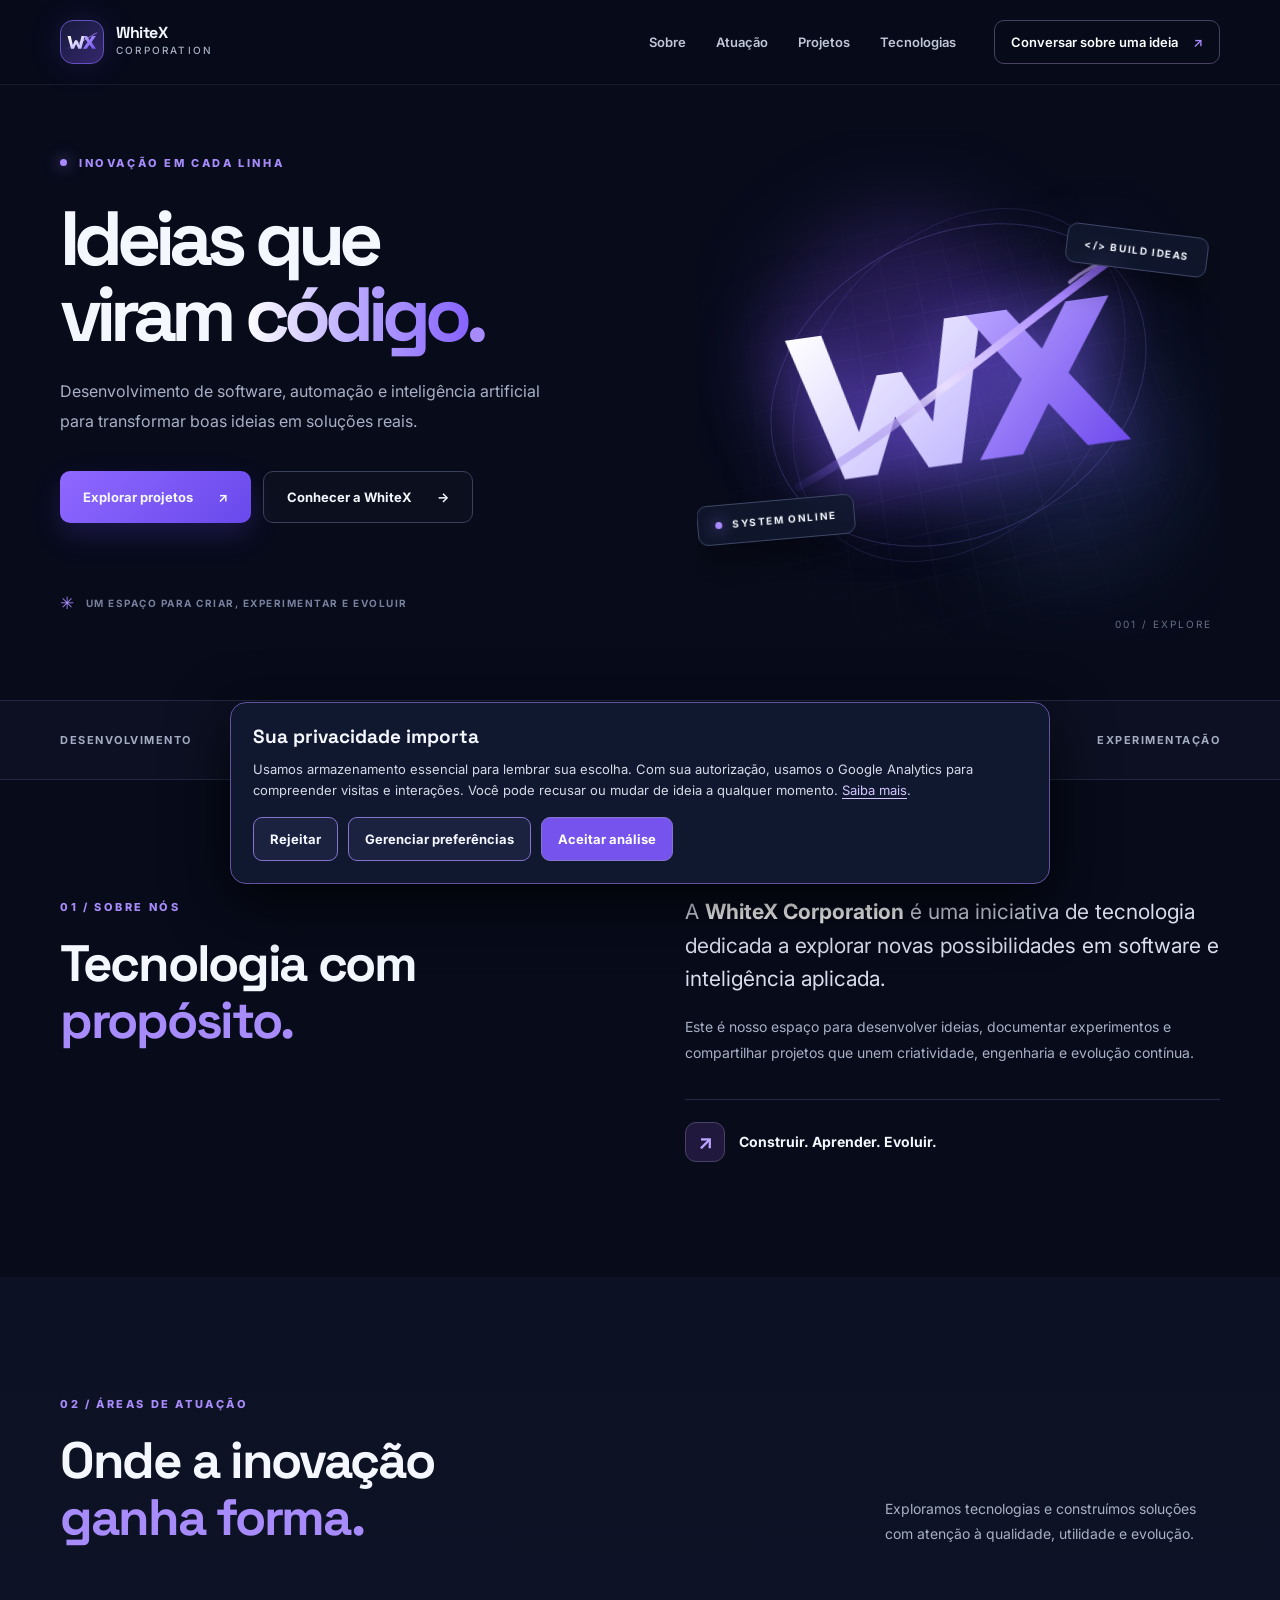
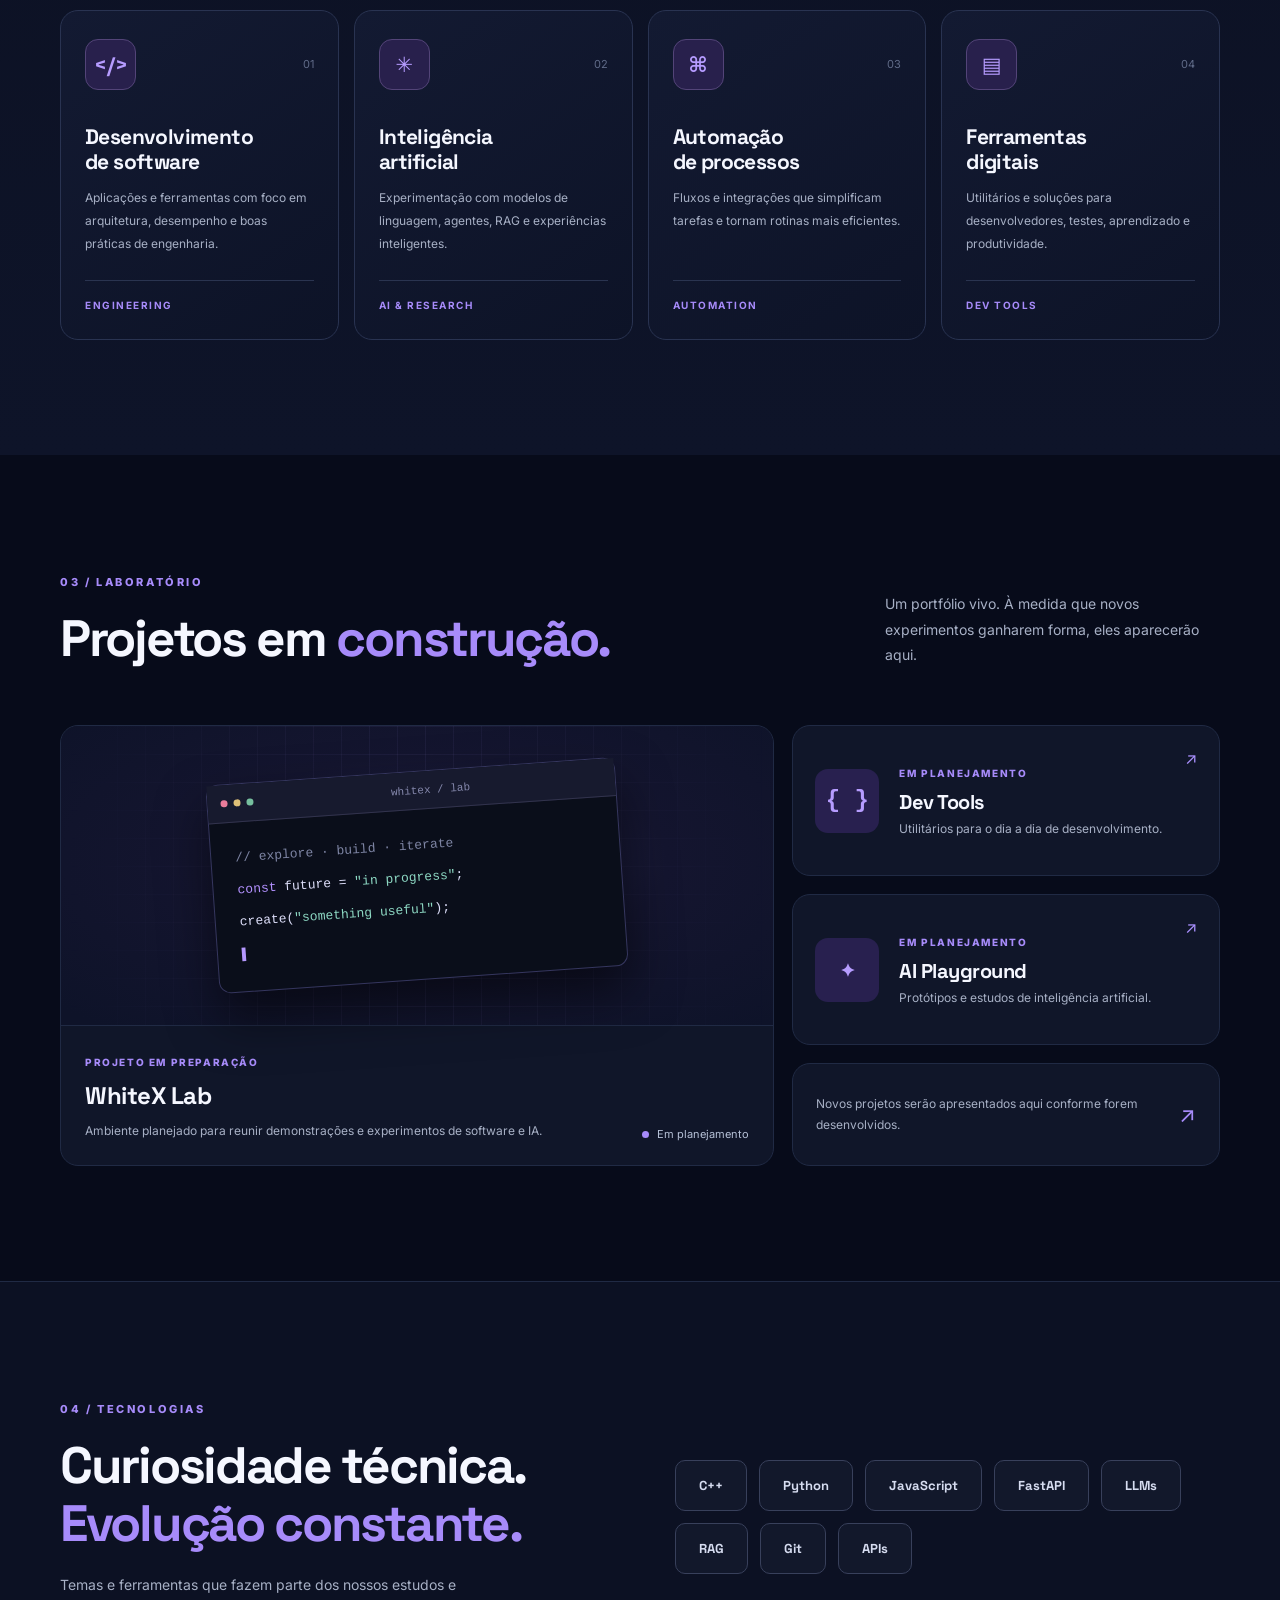
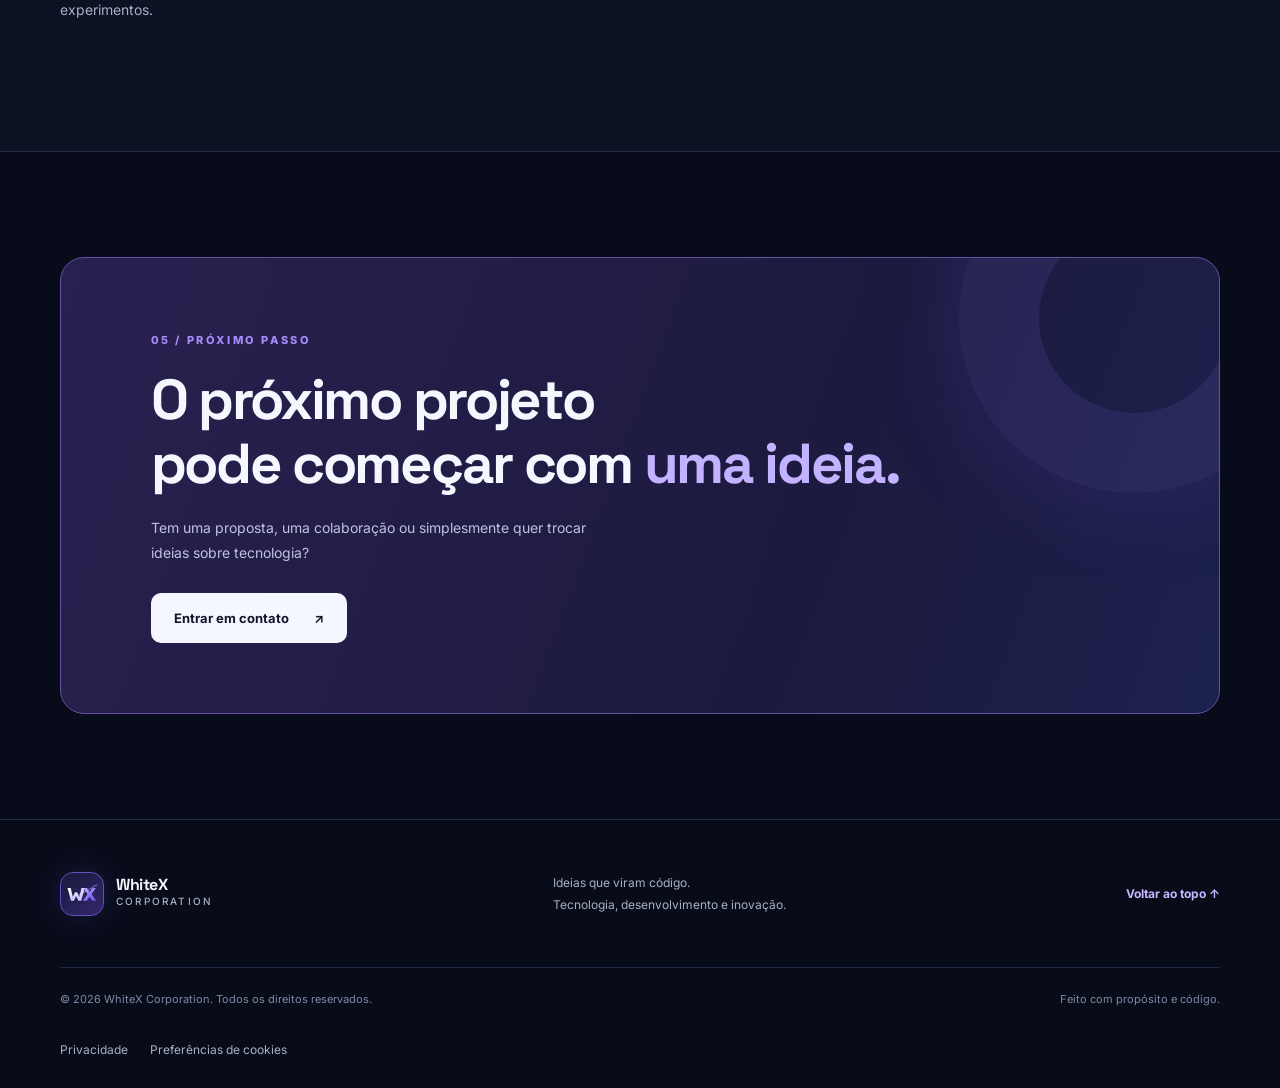
<file: index.html>
<!doctype html>
<html lang="pt-BR">
<head>
  <meta charset="utf-8" />
  <meta name="viewport" content="width=device-width, initial-scale=1" />
  <meta name="theme-color" content="#070B1A" />
  <meta name="description" content="WhiteX Corporation: desenvolvimento de software, automação e inteligência artificial. Ideias que viram código." />
  <title>WhiteX Corporation | Ideias que viram código</title>
  <link rel="canonical" href="https://whitexcorporation.com.br/" />
  <meta name="robots" content="index, follow" />
  <meta property="og:type" content="website" />
  <meta property="og:locale" content="pt_BR" />
  <meta property="og:site_name" content="WhiteX Corporation" />
  <meta property="og:title" content="WhiteX Corporation | Ideias que viram código" />
  <meta property="og:description" content="WhiteX Corporation: desenvolvimento de software, automação e inteligência artificial. Ideias que viram código." />
  <meta property="og:url" content="https://whitexcorporation.com.br/" />
  <meta name="twitter:card" content="summary" />
  <meta name="twitter:title" content="WhiteX Corporation | Ideias que viram código" />
  <meta name="twitter:description" content="WhiteX Corporation: desenvolvimento de software, automação e inteligência artificial. Ideias que viram código." />
  <script type="application/ld+json">
  {
    "@context": "https://schema.org",
    "@type": "Organization",
    "name": "WhiteX Corporation",
    "url": "https://whitexcorporation.com.br/",
    "logo": "https://whitexcorporation.com.br/assets/logo-wx.svg",
    "email": "contato@whitexcorporation.com.br",
    "description": "WhiteX Corporation: desenvolvimento de software, automação e inteligência artificial. Ideias que viram código."
  }
  </script>
  <link rel="icon" href="assets/favicon.svg" type="image/svg+xml" />
  <link rel="preconnect" href="https://fonts.googleapis.com" />
  <link rel="preconnect" href="https://fonts.gstatic.com" crossorigin />
  <link href="https://fonts.googleapis.com/css2?family=Inter:wght@400;500;600;700;800&family=Space+Grotesk:wght@400;500;600;700&display=swap" rel="stylesheet" />
  <link rel="stylesheet" href="style.css?v=3.4.0" />
  <script src="script.js?v=3.1.1" defer></script>
  <script src="analytics-consent.js?v=1.0.0" defer></script>
</head>
<body>
  <div id="topo" aria-hidden="true"></div>
  <a class="skip-link" href="#conteudo">Ir para o conteúdo</a>
  <header class="header" id="inicio">
    <div class="container nav">
      <a href="#inicio" class="brand" aria-label="WhiteX Corporation, página inicial"><span class="brand-mark" aria-hidden="true"><img src="assets/logo-wx.svg" alt="" width="44" height="34" /></span><span class="brand-text">WhiteX<span>Corporation</span></span></a>
      <button class="menu-toggle" aria-controls="main-nav" aria-expanded="false" aria-label="Abrir menu"><span></span><span></span><span></span></button>
      <nav id="main-nav" class="main-nav" aria-label="Navegação principal">
        <a href="#sobre">Sobre</a><a href="#areas">Atuação</a><a href="#projetos">Projetos</a><a href="#tecnologias">Tecnologias</a><a href="#contato" class="nav-cta">Conversar sobre uma ideia <span aria-hidden="true">↗</span></a>
      </nav>
    </div>
  </header>
  <main id="conteudo" tabindex="-1">
    <section class="hero container" aria-labelledby="hero-title">
      <div class="hero-copy">
        <div class="eyebrow"><span class="status-dot" aria-hidden="true"></span> INOVAÇÃO EM CADA LINHA</div>
        <h1 id="hero-title">Ideias que<br />viram <span class="gradient-text">código<span class="period">.</span></span></h1>
        <p>Desenvolvimento de software, automação e inteligência artificial para transformar boas ideias em soluções reais.</p>
        <div class="hero-actions"><a class="btn btn-primary" href="#projetos">Explorar projetos <span aria-hidden="true">↗</span></a><a class="btn btn-outline" href="#sobre">Conhecer a WhiteX <span aria-hidden="true">→</span></a></div>
        <div class="hero-bottom"><span class="sparkle">✳</span> UM ESPAÇO PARA CRIAR, EXPERIMENTAR E EVOLUIR</div>
      </div>
      <div class="hero-visual" aria-hidden="true"><div class="orb orb-one"></div><div class="orb orb-two"></div><div class="glow-grid"></div><div class="orbit orbit-a"></div><div class="orbit orbit-b"></div><div class="hero-symbol"><img src="assets/logo-wx.svg" alt="" width="340" height="240" decoding="sync" fetchpriority="high" /></div><div class="float-label float-top">&lt;/&gt; BUILD IDEAS</div><div class="float-label float-bottom"><span class="pulse"></span> SYSTEM ONLINE</div><div class="corner-label">001 / EXPLORE</div></div>
    </section>
    <section class="strip"><div class="container strip-inner"><span>DESENVOLVIMENTO</span><span class="strip-star">✳</span><span>INTELIGÊNCIA ARTIFICIAL</span><span class="strip-star">✳</span><span>AUTOMAÇÃO</span><span class="strip-star">✳</span><span>EXPERIMENTAÇÃO</span></div></section>
    <section id="sobre" class="section container about"><div class="section-heading"><span class="kicker">01 / SOBRE NÓS</span><h2>Tecnologia com <span class="soft-purple">propósito.</span></h2></div><div class="about-content"><p class="large-copy">A <strong>WhiteX Corporation</strong> é uma iniciativa de tecnologia dedicada a explorar novas possibilidades em software e inteligência aplicada.</p><p>Este é nosso espaço para desenvolver ideias, documentar experimentos e compartilhar projetos que unem criatividade, engenharia e evolução contínua.</p><div class="statement"><span class="statement-icon">↗</span><span>Construir. Aprender. Evoluir.</span></div></div></section>
    <section id="areas" class="section section-tinted"><div class="container"><div class="section-top"><div><span class="kicker">02 / ÁREAS DE ATUAÇÃO</span><h2>Onde a inovação<br /><span class="soft-purple">ganha forma.</span></h2></div><p>Exploramos tecnologias e construímos soluções com atenção à qualidade, utilidade e evolução.</p></div><div class="cards"><article class="service-card"><div class="card-top"><span class="card-icon">&lt;/&gt;</span><span class="card-count">01</span></div><h3>Desenvolvimento<br />de software</h3><p>Aplicações e ferramentas com foco em arquitetura, desempenho e boas práticas de engenharia.</p><div class="card-line"></div><span class="card-tag">ENGINEERING</span></article><article class="service-card"><div class="card-top"><span class="card-icon">✳</span><span class="card-count">02</span></div><h3>Inteligência<br />artificial</h3><p>Experimentação com modelos de linguagem, agentes, RAG e experiências inteligentes.</p><div class="card-line"></div><span class="card-tag">AI & RESEARCH</span></article><article class="service-card"><div class="card-top"><span class="card-icon">⌘</span><span class="card-count">03</span></div><h3>Automação<br />de processos</h3><p>Fluxos e integrações que simplificam tarefas e tornam rotinas mais eficientes.</p><div class="card-line"></div><span class="card-tag">AUTOMATION</span></article><article class="service-card"><div class="card-top"><span class="card-icon">▤</span><span class="card-count">04</span></div><h3>Ferramentas<br />digitais</h3><p>Utilitários e soluções para desenvolvedores, testes, aprendizado e produtividade.</p><div class="card-line"></div><span class="card-tag">DEV TOOLS</span></article></div></div></section>
    <section id="projetos" class="section container projects"><div class="section-top"><div><span class="kicker">03 / LABORATÓRIO</span><h2>Projetos em <span class="soft-purple">construção.</span></h2></div><p>Um portfólio vivo. À medida que novos experimentos ganharem forma, eles aparecerão aqui.</p></div><div class="project-grid"><article class="project-feature"><div class="project-graphic"><div class="terminal"><div class="terminal-head"><i></i><i></i><i></i><span>whitex / lab</span></div><div class="terminal-body"><span class="terminal-comment">// explore · build · iterate</span><span><span class="terminal-purple">const</span> future = <span class="terminal-green">"in progress"</span>;</span><span>create(<span class="terminal-green">"something useful"</span>);</span><span class="terminal-cursor">▌</span></div></div></div><div class="project-info"><div><span class="project-type">PROJETO EM PREPARAÇÃO</span><h3>WhiteX Lab</h3><p>Ambiente planejado para reunir demonstrações e experimentos de software e IA.</p></div><span class="project-status"><span></span> Em planejamento</span></div></article><div class="project-side"><div class="mini-project"><span class="mini-icon">{ }</span><div><span class="project-type">EM PLANEJAMENTO</span><h3>Dev Tools</h3><p>Utilitários para o dia a dia de desenvolvimento.</p></div><span class="mini-arrow">↗</span></div><div class="mini-project"><span class="mini-icon">✦</span><div><span class="project-type">EM PLANEJAMENTO</span><h3>AI Playground</h3><p>Protótipos e estudos de inteligência artificial.</p></div><span class="mini-arrow">↗</span></div><div class="mini-note">Novos projetos serão apresentados aqui conforme forem desenvolvidos. <span>↗</span></div></div></div></section>
    <section id="tecnologias" class="section technologies"><div class="container technologies-inner"><div><span class="kicker">04 / TECNOLOGIAS</span><h2>Curiosidade técnica.<br /><span class="soft-purple">Evolução constante.</span></h2><p>Temas e ferramentas que fazem parte dos nossos estudos e experimentos.</p></div><div class="tech-tags"><span>C++</span><span>Python</span><span>JavaScript</span><span>FastAPI</span><span>LLMs</span><span>RAG</span><span>Git</span><span>APIs</span></div></div></section>
    <section id="contato" class="section container contact"><div class="contact-panel"><div class="contact-orb"></div><span class="kicker">05 / PRÓXIMO PASSO</span><h2>O próximo projeto<br />pode começar com <span>uma ideia.</span></h2><p>Tem uma proposta, uma colaboração ou simplesmente quer trocar ideias sobre tecnologia?</p><a class="btn btn-light" href="mailto:contato@whitexcorporation.com.br?subject=Contato%20via%20WhiteX%20Corporation">Entrar em contato <span aria-hidden="true">↗</span></a></div></section>
  </main>
  <footer class="footer"><div class="container footer-main"><a href="#inicio" class="brand"><span class="brand-mark" aria-hidden="true"><img src="assets/logo-wx.svg" alt="" width="44" height="34" loading="lazy" decoding="async" /></span><span class="brand-text">WhiteX<span>Corporation</span></span></a><p>Ideias que viram código.<br />Tecnologia, desenvolvimento e inovação.</p><a href="#topo" class="back-top">Voltar ao topo ↑</a></div><div class="container footer-bottom"><span>© <span id="year">2026</span> WhiteX Corporation. Todos os direitos reservados.</span><span>Feito com propósito e código.</span></div><div class="container privacy-footer"><a href="privacidade.html">Privacidade</a><button id="cookie-open-settings" type="button">Preferências de cookies</button></div></footer>

  <section id="cookie-banner" class="cookie-banner" role="region" aria-label="Preferências de privacidade" hidden>
    <div class="cookie-content">
      <div class="cookie-heading">Sua privacidade importa</div>
      <p>Usamos armazenamento essencial para lembrar sua escolha. Com sua autorização, usamos o Google Analytics para compreender visitas e interações. Você pode recusar ou mudar de ideia a qualquer momento. <a href="privacidade.html">Saiba mais</a>.</p>
      <div class="cookie-actions">
        <button type="button" id="cookie-reject" class="cookie-button cookie-button-secondary">Rejeitar</button>
        <button type="button" id="cookie-manage" class="cookie-button cookie-button-secondary">Gerenciar preferências</button>
        <button type="button" id="cookie-accept" class="cookie-button cookie-button-primary">Aceitar análise</button>
      </div>
      <div id="cookie-preferences" class="cookie-preferences" hidden>
        <div class="cookie-heading">Preferências de cookies</div>
        <p>O armazenamento essencial guarda apenas a sua escolha de privacidade. A análise é opcional.</p>
        <label class="cookie-toggle"><input id="cookie-analytics-choice" type="checkbox" /> Permitir cookies analíticos</label>
        <div class="cookie-actions">
          <button type="button" id="cookie-cancel" class="cookie-button cookie-button-secondary">Cancelar</button>
          <button type="button" id="cookie-save" class="cookie-button cookie-button-primary">Salvar preferências</button>
        </div>
      </div>
    </div>
  </section>
  <div id="cookie-status" class="visually-hidden" role="status" aria-live="polite"></div>
</body>
</html>
</file>
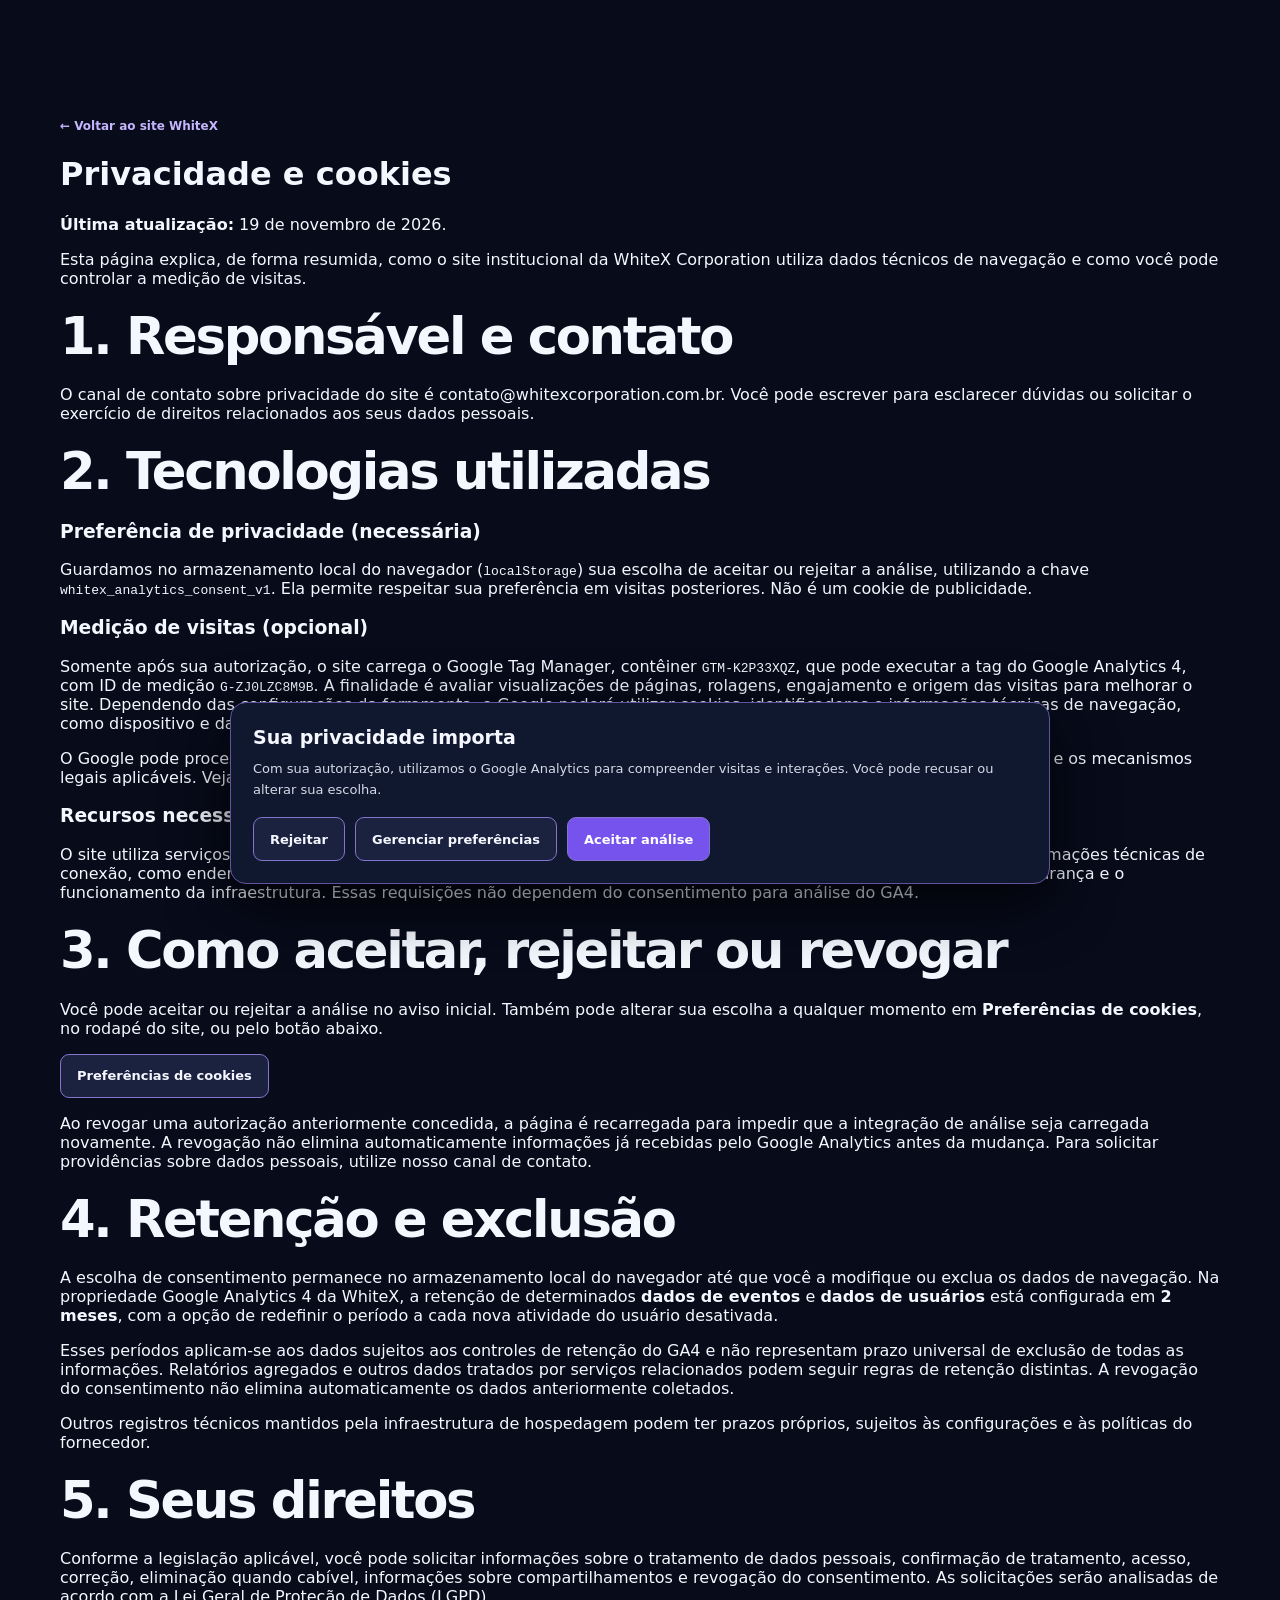
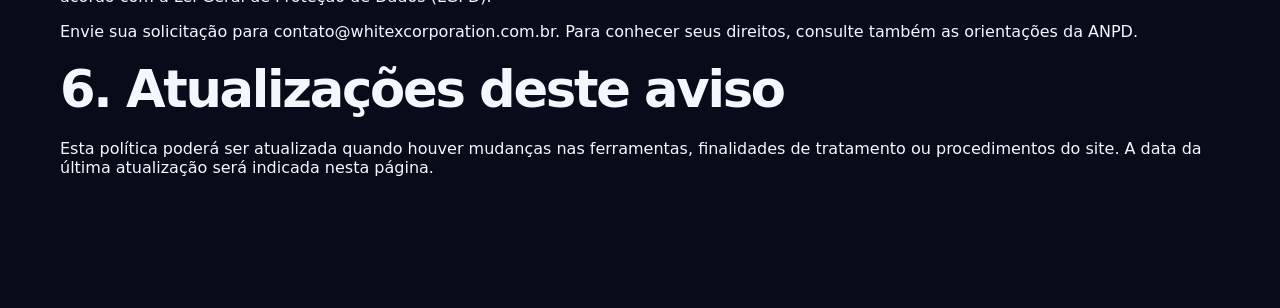
<file: privacidade.html>
<!doctype html>
<html lang="pt-BR">
<head>
  <meta charset="utf-8" />
  <meta name="viewport" content="width=device-width, initial-scale=1" />
  <meta name="theme-color" content="#070B1A" />
  <title>Privacidade | WhiteX Corporation</title>
  <meta name="description" content="Informações sobre o uso de dados e preferências de cookies no site da WhiteX Corporation." />
  <link rel="canonical" href="https://whitexcorporation.com.br/privacidade.html" />
  <link rel="icon" href="assets/favicon.svg" type="image/svg+xml" />
  <link rel="stylesheet" href="style.css?v=3.4.0" />
  <script src="analytics-consent.js?v=1.0.0" defer></script>
</head>
<body>
  <main id="conteudo" class="section container" tabindex="-1">
    <a class="back-top" href="./">← Voltar ao site WhiteX</a>
    <h1>Privacidade e cookies</h1>
    <p><strong>Última atualização:</strong> 19 de novembro de 2026.</p>
    <p>Esta página explica, de forma resumida, como o site institucional da WhiteX Corporation utiliza dados técnicos de navegação e como você pode controlar a medição de visitas.</p>

    <h2>1. Responsável e contato</h2>
    <p>O canal de contato sobre privacidade do site é <a href="mailto:contato@whitexcorporation.com.br">contato@whitexcorporation.com.br</a>. Você pode escrever para esclarecer dúvidas ou solicitar o exercício de direitos relacionados aos seus dados pessoais.</p>

    <h2>2. Tecnologias utilizadas</h2>
    <h3>Preferência de privacidade (necessária)</h3>
    <p>Guardamos no armazenamento local do navegador (<code>localStorage</code>) sua escolha de aceitar ou rejeitar a análise, utilizando a chave <code>whitex_analytics_consent_v1</code>. Ela permite respeitar sua preferência em visitas posteriores. Não é um cookie de publicidade.</p>
    <h3>Medição de visitas (opcional)</h3>
    <p>Somente após sua autorização, o site carrega o Google Tag Manager, contêiner <code>GTM-K2P33XQZ</code>, que pode executar a tag do Google Analytics 4, com ID de medição <code>G-ZJ0LZC8M9B</code>. A finalidade é avaliar visualizações de páginas, rolagens, engajamento e origem das visitas para melhorar o site. Dependendo das configurações da ferramenta, o Google poderá utilizar cookies, identificadores e informações técnicas de navegação, como dispositivo e dados aproximados de localização.</p>
    <p>O Google pode processar essas informações em sua própria infraestrutura, inclusive fora do Brasil, conforme suas políticas e os mecanismos legais aplicáveis. Veja a <a href="https://policies.google.com/privacy" rel="noopener noreferrer">Política de Privacidade do Google</a>.</p>
    <h3>Recursos necessários para exibir o site</h3>
    <p>O site utiliza serviços de hospedagem e carrega fontes disponibilizadas pelo Google Fonts. Ao acessar esses serviços, informações técnicas de conexão, como endereço IP, podem ser tratadas pelos respectivos fornecedores para entregar o conteúdo e manter a segurança e o funcionamento da infraestrutura. Essas requisições não dependem do consentimento para análise do GA4.</p>

    <h2>3. Como aceitar, rejeitar ou revogar</h2>
    <p>Você pode aceitar ou rejeitar a análise no aviso inicial. Também pode alterar sua escolha a qualquer momento em <strong>Preferências de cookies</strong>, no rodapé do site, ou pelo botão abaixo.</p>
    <button id="cookie-open-settings" class="cookie-button cookie-button-secondary" type="button">Preferências de cookies</button>
    <p>Ao revogar uma autorização anteriormente concedida, a página é recarregada para impedir que a integração de análise seja carregada novamente. A revogação não elimina automaticamente informações já recebidas pelo Google Analytics antes da mudança. Para solicitar providências sobre dados pessoais, utilize nosso canal de contato.</p>

    <h2>4. Retenção e exclusão</h2>
    <p>A escolha de consentimento permanece no armazenamento local do navegador até que você a modifique ou exclua os dados de navegação. Na propriedade Google Analytics 4 da WhiteX, a retenção de determinados <strong>dados de eventos</strong> e <strong>dados de usuários</strong> está configurada em <strong>2 meses</strong>, com a opção de redefinir o período a cada nova atividade do usuário desativada.</p>
    <p>Esses períodos aplicam-se aos dados sujeitos aos controles de retenção do GA4 e não representam prazo universal de exclusão de todas as informações. Relatórios agregados e outros dados tratados por serviços relacionados podem seguir regras de retenção distintas. A revogação do consentimento não elimina automaticamente os dados anteriormente coletados.</p>
    <p>Outros registros técnicos mantidos pela infraestrutura de hospedagem podem ter prazos próprios, sujeitos às configurações e às políticas do fornecedor.</p>

    <h2>5. Seus direitos</h2>
    <p>Conforme a legislação aplicável, você pode solicitar informações sobre o tratamento de dados pessoais, confirmação de tratamento, acesso, correção, eliminação quando cabível, informações sobre compartilhamentos e revogação do consentimento. As solicitações serão analisadas de acordo com a Lei Geral de Proteção de Dados (LGPD).</p>
    <p>Envie sua solicitação para <a href="mailto:contato@whitexcorporation.com.br">contato@whitexcorporation.com.br</a>. Para conhecer seus direitos, consulte também as <a href="https://www.gov.br/anpd/pt-br/assuntos/titular-de-dados/direito-dos-titulares" rel="noopener noreferrer">orientações da ANPD</a>.</p>

    <h2>6. Atualizações deste aviso</h2>
    <p>Esta política poderá ser atualizada quando houver mudanças nas ferramentas, finalidades de tratamento ou procedimentos do site. A data da última atualização será indicada nesta página.</p>
  </main>
  <section id="cookie-banner" class="cookie-banner" role="region" aria-label="Preferências de privacidade" hidden>
    <div class="cookie-content">
      <div class="cookie-heading">Sua privacidade importa</div>
      <p>Com sua autorização, utilizamos o Google Analytics para compreender visitas e interações. Você pode recusar ou alterar sua escolha.</p>
      <div class="cookie-actions">
        <button type="button" id="cookie-reject" class="cookie-button cookie-button-secondary">Rejeitar</button>
        <button type="button" id="cookie-manage" class="cookie-button cookie-button-secondary">Gerenciar preferências</button>
        <button type="button" id="cookie-accept" class="cookie-button cookie-button-primary">Aceitar análise</button>
      </div>
      <div id="cookie-preferences" class="cookie-preferences" hidden>
        <div class="cookie-heading">Preferências de cookies</div>
        <p>O armazenamento da preferência é necessário para lembrar sua escolha. A análise de visitas é opcional.</p>
        <label class="cookie-toggle"><input id="cookie-analytics-choice" type="checkbox" /> Permitir cookies analíticos</label>
        <div class="cookie-actions">
          <button type="button" id="cookie-cancel" class="cookie-button cookie-button-secondary">Cancelar</button>
          <button type="button" id="cookie-save" class="cookie-button cookie-button-primary">Salvar preferências</button>
        </div>
      </div>
    </div>
  </section>
  <div id="cookie-status" class="visually-hidden" role="status" aria-live="polite"></div>
</body>
</html>
</file>
<file: style.css>
:root{--bg:#070B1A;--bg2:#0D1328;--accent:#7C5CFF;--soft:#A78BFA;--white:#F5F7FF;--muted:#A7B0C5;--border:#202A44;--font-body:'Inter',system-ui,sans-serif;--font-display:'Space Grotesk',system-ui,sans-serif}*{box-sizing:border-box}html{scroll-behavior:smooth;scroll-padding-top:90px}body{margin:0;color:var(--white);background:var(--bg);font-family:var(--font-body);-webkit-font-smoothing:antialiased}a{color:inherit;text-decoration:none}button{font:inherit}::selection{background:var(--accent);color:#fff}.container{width:min(1160px,calc(100% - 56px));margin:auto}.skip-link{position:absolute;left:-999px;top:10px;background:#fff;color:#111;padding:12px;z-index:100}.skip-link:focus{left:10px}.header{position:sticky;top:0;z-index:50;background:rgba(7,11,26,.83);backdrop-filter:blur(18px);border-bottom:1px solid rgba(255,255,255,.07)}.nav{height:84px;display:flex;justify-content:space-between;align-items:center;gap:20px}.brand{display:inline-flex;align-items:center;gap:12px}.brand-mark{display:flex;align-items:center;justify-content:center;width:44px;height:44px;border:1px solid #6550c3;border-radius:13px;background:linear-gradient(140deg,#161a3a,#35276d);font:700 18px var(--font-display);letter-spacing:-4px;padding-right:4px;box-shadow:0 0 32px #7c5cff2c}.brand-mark span{color:#a78bfa}.brand-text{display:flex;flex-direction:column;font:700 16px/1.03 var(--font-display);letter-spacing:-.4px}.brand-text>span{font:500 10px/1.7 var(--font-body);color:var(--muted);letter-spacing:2.2px;text-transform:uppercase}.main-nav{display:flex;align-items:center;gap:30px}.main-nav>a{font-size:13px;font-weight:600;color:#c1c6d8;transition:color .2s}.main-nav>a:hover{color:#fff}.main-nav .nav-cta{color:#fff;border:1px solid #494260;border-radius:10px;padding:13px 16px;margin-left:8px}.nav-cta span{margin-left:12px;color:var(--soft)}.menu-toggle{display:none}.hero{min-height:615px;display:grid;grid-template-columns:1.06fr .94fr;align-items:center;gap:48px;padding-top:44px;padding-bottom:60px}.eyebrow,.kicker{font-size:11px;font-weight:800;letter-spacing:2.6px;color:var(--soft)}.eyebrow{display:flex;align-items:center;gap:12px}.status-dot,.pulse{width:7px;height:7px;border-radius:50%;background:#aa8aff;box-shadow:0 0 15px #9a73ff}.hero h1{font:700 clamp(58px,6vw,94px)/.99 var(--font-display);letter-spacing:-6px;margin:30px 0 24px}.gradient-text{background:linear-gradient(90deg,#fff 0%,#b8a7ff 47%,#805aff 100%);-webkit-background-clip:text;background-clip:text;color:transparent}.period{color:#a78bfa}.hero p{color:var(--muted);font-size:16px;line-height:1.9;max-width:490px;margin:0}.hero-actions{display:flex;gap:12px;margin-top:35px;flex-wrap:wrap}.btn{display:inline-flex;align-items:center;justify-content:center;gap:25px;padding:17px 23px;border-radius:10px;font-size:13px;font-weight:700;transition:transform .2s,box-shadow .2s}.btn:hover{transform:translateY(-2px)}.btn-primary{background:linear-gradient(135deg,#8f68ff,#6949ec);box-shadow:0 12px 28px #6442e839}.btn-outline{border:1px solid #38405c;background:#ffffff05}.btn-outline:hover{border-color:#a78bfa}.hero-bottom{font-size:10px;letter-spacing:1.5px;color:#77809c;font-weight:700;display:flex;align-items:center;gap:10px;margin-top:70px}.sparkle{font-size:17px;color:var(--soft)}.hero-visual{position:relative;min-height:510px;display:flex;align-items:center;justify-content:center;isolation:isolate;overflow:hidden}.glow-grid{position:absolute;inset:25px;background-image:linear-gradient(#8673dc13 1px,transparent 1px),linear-gradient(90deg,#8673dc13 1px,transparent 1px);background-size:36px 36px;mask-image:radial-gradient(ellipse at center,#000 28%,transparent 75%);transform:perspective(400px) rotateX(17deg) rotateZ(-12deg)}.orb{position:absolute;border-radius:50%;filter:blur(45px);z-index:-1}.orb-one{width:260px;height:260px;background:#633cbb5e;top:18%;left:15%}.orb-two{width:240px;height:240px;background:#3e56a335;bottom:12%;right:6%}.orbit{position:absolute;border:1px solid #8b7deb3b;border-radius:50%;transform:rotate(-28deg)}.orbit-a{width:395px;height:300px}.orbit-b{width:290px;height:390px;transform:rotate(39deg);border-color:#8b7deb22}.hero-symbol{font:700 clamp(100px,11vw,178px)/1 var(--font-display);letter-spacing:-35px;padding-right:35px;text-shadow:0 3px 0 #c2b1ff,0 30px 65px #0006;transform:rotate(-9deg);filter:drop-shadow(0 0 45px #7c5cff75)}.hero-symbol span{background:linear-gradient(160deg,#fff,#9c7cf5 60%,#6244cc);background-clip:text;color:transparent}.float-label{position:absolute;background:#10182dd9;border:1px solid #3e4667;border-radius:10px;backdrop-filter:blur(10px);padding:13px 17px;font:700 10px var(--font-body);letter-spacing:1.6px;box-shadow:0 18px 35px #0006}.float-top{top:100px;right:12px;transform:rotate(7deg)}.float-bottom{bottom:100px;left:0;display:flex;gap:10px;align-items:center;transform:rotate(-5deg)}.corner-label{position:absolute;right:8px;bottom:10px;color:#666e86;font-size:10px;letter-spacing:2px}.strip{border-top:1px solid var(--border);border-bottom:1px solid var(--border);background:#0c1022}.strip-inner{min-height:78px;display:flex;justify-content:space-between;align-items:center;gap:24px;flex-wrap:wrap}.strip-inner span{font-size:11px;letter-spacing:1.5px;color:#a4adc2;font-weight:700}.strip-inner .strip-star{font-size:22px;color:var(--soft)}.section{padding-top:115px;padding-bottom:115px}.section h2{font:700 clamp(34px,4vw,55px)/1.12 var(--font-display);letter-spacing:-2.3px;margin:20px 0}.soft-purple{color:var(--soft)}.about{display:grid;grid-template-columns:1fr 1fr;gap:90px}.about-content p{line-height:1.9;color:var(--muted);margin:0 0 18px;font-size:14px}.about-content .large-copy{font-size:21px;line-height:1.6;color:#d9deed}.about-content strong{color:#fff}.statement{margin-top:32px;padding-top:22px;border-top:1px solid var(--border);display:flex;align-items:center;gap:14px;font-size:14px;font-weight:700}.statement-icon{width:40px;height:40px;display:grid;place-items:center;border:1px solid #494267;background:#20193d;color:#baa4ff;border-radius:11px;font-size:20px}.section-tinted{background:linear-gradient(180deg,#0c1123,#0e1429)}.section-top{display:flex;justify-content:space-between;align-items:end;gap:40px;margin-bottom:43px}.section-top p{max-width:335px;color:var(--muted);font-size:14px;line-height:1.8;margin-bottom:20px}.cards{display:grid;grid-template-columns:repeat(4,1fr);gap:15px}.service-card{background:linear-gradient(145deg,#131a32,#0d1327);border:1px solid #293351;border-radius:18px;padding:28px 24px;min-height:330px;display:flex;flex-direction:column;transition:transform .25s,border-color .25s}.service-card:hover{transform:translateY(-5px);border-color:#7667b6}.card-top{display:flex;justify-content:space-between;align-items:center}.card-icon{display:grid;place-items:center;width:51px;height:51px;border:1px solid #534478;background:#28204c;border-radius:13px;color:#b69cff;font:700 21px var(--font-display)}.card-count{color:#606b88;font-size:11px}.service-card h3{font:700 21px/1.2 var(--font-display);letter-spacing:-.6px;margin:34px 0 13px}.service-card p{font-size:12px;line-height:1.9;color:var(--muted);margin:0}.card-line{height:1px;background:#2a3450;margin-top:auto;margin-bottom:18px}.card-tag{font-size:10px;color:var(--soft);font-weight:700;letter-spacing:1.5px}.projects .section-top{margin-bottom:38px}.project-grid{display:grid;grid-template-columns:1.42fr .85fr;gap:18px}.project-feature,.mini-project,.mini-note{border:1px solid var(--border);border-radius:18px;overflow:hidden;background:#101629}.project-graphic{height:300px;display:grid;place-items:center;background:radial-gradient(ellipse at 52% 45%,#423b8061,#14152f 45%,#0e1329 95%);border-bottom:1px solid var(--border);position:relative}.project-graphic:before{content:'';position:absolute;inset:0;background-image:linear-gradient(#a497ef12 1px,transparent 1px),linear-gradient(90deg,#a497ef12 1px,transparent 1px);background-size:28px 28px;mask-image:linear-gradient(90deg,transparent,#000,transparent)}.terminal{width:min(75%,410px);background:#0a0e1a;border:1px solid #35365e;border-radius:12px;transform:rotate(-4deg);box-shadow:0 25px 50px #0008;position:relative}.terminal-head{height:38px;background:#171a2e;border-bottom:1px solid #32334d;display:flex;align-items:center;gap:6px;padding:0 13px}.terminal-head i{width:7px;height:7px;border-radius:50%;background:#8c789f}.terminal-head i:first-child{background:#ea7c9b}.terminal-head i:nth-child(2){background:#dec078}.terminal-head i:nth-child(3){background:#76bf9e}.terminal-head span{color:#8588ac;font:11px monospace;margin:auto}.terminal-body{display:flex;flex-direction:column;gap:14px;padding:27px 24px;font:13px/1.4 monospace;color:#dedffa}.terminal-comment{color:#7e85a4}.terminal-purple{color:#b391ff}.terminal-green{color:#8dd8c3}.terminal-cursor{color:#b598ff}.project-info{display:flex;align-items:end;justify-content:space-between;gap:15px;padding:24px}.project-type{font-size:10px;letter-spacing:1.6px;color:var(--soft);font-weight:800}.project-info h3,.mini-project h3{font:700 24px var(--font-display);letter-spacing:-.5px;margin:10px 0}.project-info p,.mini-project p{font-size:12px;color:var(--muted);line-height:1.7;margin:0}.project-status{font-size:11px;color:#b6c1d7;white-space:nowrap;display:flex;align-items:center;gap:8px}.project-status span{width:7px;height:7px;background:#a78bfa;border-radius:50%}.project-side{display:flex;flex-direction:column;gap:18px}.mini-project{min-height:151px;display:flex;align-items:center;gap:20px;padding:22px}.mini-icon{min-width:64px;height:64px;border-radius:13px;display:grid;place-items:center;background:#28204f;color:#b69cff;font:700 24px monospace}.mini-project h3{font-size:20px;margin:8px 0 4px}.mini-arrow{margin-left:auto;align-self:start;color:#aa91ff}.mini-note{flex:1;min-height:90px;padding:23px;display:flex;align-items:center;gap:20px;color:#a7b0c5;font-size:12px;line-height:1.7}.mini-note span{color:#a78bfa;font-size:22px}.technologies{background:#0c1123;border-top:1px solid var(--border);border-bottom:1px solid var(--border)}.technologies-inner{display:grid;grid-template-columns:1fr 1fr;align-items:center;gap:70px}.technologies p{color:var(--muted);font-size:14px;line-height:1.8;max-width:420px}.tech-tags{display:flex;flex-wrap:wrap;gap:12px}.tech-tags span{padding:16px 23px;border:1px solid #38405b;border-radius:10px;color:#d6dcf0;font:700 13px var(--font-display);background:#12182b}.contact{padding-top:105px;padding-bottom:105px}.contact-panel{position:relative;isolation:isolate;overflow:hidden;border:1px solid #63529e;border-radius:24px;background:linear-gradient(110deg,#29204f,#1c1a3f 65%,#1c214d);padding:70px clamp(30px,7vw,92px)}.contact-orb{position:absolute;width:350px;height:350px;right:-90px;top:-115px;border:80px solid #9877ff1b;border-radius:50%;z-index:-1;box-shadow:0 0 100px #6e49db33}.contact-panel h2{font-size:clamp(35px,4.4vw,61px);max-width:780px;margin:20px 0}.contact-panel h2 span{color:#c3b2ff}.contact-panel p{color:#bcc3df;max-width:460px;line-height:1.8;font-size:14px;margin-bottom:28px}.btn-light{background:#f5f7ff;color:#15142d}.contact-panel small{display:block;color:#a9a7c7;font-size:10px;margin-top:16px}.footer{border-top:1px solid var(--border);background:#080c19}.footer-main{padding:40px 0;display:flex;align-items:center;justify-content:space-between;gap:24px}.footer-main p{font-size:12px;line-height:1.8;color:var(--muted)}.back-top{font-size:12px;color:#c6b5ff;font-weight:700}.footer-bottom{border-top:1px solid var(--border);padding:24px 0 30px;display:flex;justify-content:space-between;gap:15px;color:#7f89a4;font-size:11px}@media(max-width:1000px){.main-nav{gap:17px}.hero{gap:5px}.hero h1{font-size:65px}.cards{grid-template-columns:repeat(2,1fr)}.project-grid{grid-template-columns:1fr}.project-side{display:grid;grid-template-columns:1fr 1fr}.mini-note{grid-column:1/-1}.strip-inner{justify-content:center}.about{gap:45px}}@media(max-width:700px){.container{width:min(100% - 36px,540px)}.nav{height:72px}.menu-toggle{display:flex;flex-direction:column;gap:5px;padding:10px;border:1px solid #38405b;background:#141a2e;border-radius:9px;cursor:pointer}.menu-toggle span{width:19px;height:2px;background:#ddd}.main-nav{display:none;position:absolute;left:0;right:0;top:72px;flex-direction:column;align-items:stretch;padding:18px;background:#0d1328;border-bottom:1px solid var(--border);gap:0}.main-nav.open{display:flex}.main-nav>a{padding:13px 18px}.main-nav .nav-cta{margin:8px 0 0}.hero{display:flex;flex-direction:column;align-items:start;padding-top:76px;padding-bottom:35px;min-height:auto}.hero h1{font-size:clamp(56px,13vw,76px);letter-spacing:-4px}.hero p{font-size:14px}.hero-bottom{margin-top:44px;font-size:9px}.hero-visual{width:100%;min-height:340px}.hero-symbol{font-size:125px}.orbit-a{width:280px;height:220px}.orbit-b{width:200px;height:290px}.float-top{top:50px;right:0}.float-bottom{bottom:40px;left:5px}.strip-inner{gap:12px;padding:18px 0}.strip-inner span{font-size:9px}.strip-inner .strip-star{font-size:15px}.section{padding-top:75px;padding-bottom:75px}.section h2{letter-spacing:-1.6px}.about,.technologies-inner{grid-template-columns:1fr;gap:18px}.about-content .large-copy{font-size:18px}.section-top{display:block;margin-bottom:28px}.section-top p{margin-top:15px}.cards{grid-template-columns:1fr}.service-card{min-height:255px}.service-card h3{margin:22px 0 10px}.project-graphic{height:225px}.terminal{width:85%}.terminal-body{padding:17px;font-size:10px}.project-info{align-items:start;flex-direction:column}.project-side{display:flex}.contact-panel{padding:42px 26px}.footer-main,.footer-bottom{flex-direction:column;align-items:start}.footer-main{gap:18px}.footer-bottom{gap:8px}}@media(prefers-reduced-motion:reduce){html{scroll-behavior:auto}*,*:before,*:after{animation-duration:.01ms!important;transition-duration:.01ms!important}}

/* WhiteX V3 · identidade vetorial WX */
.brand-mark{padding:4px;letter-spacing:normal}
.brand-mark img{width:100%;height:100%;display:block;object-fit:contain}
.hero-symbol{font:inherit;letter-spacing:normal;padding:0;line-height:normal;text-shadow:none;transform:rotate(-8deg);width:min(95%,390px)}
.hero-symbol img{width:100%;height:auto;display:block;filter:drop-shadow(0 16px 28px #7c5cff50)}
@media (prefers-reduced-motion:reduce){.hero-symbol{transform:none}}

/* Acessibilidade e estabilidade de layout - V3.2 */
:where(a, button):focus-visible {
  outline: 3px solid #d1c4ff;
  outline-offset: 4px;
}
.skip-link:focus-visible {
  outline-color: #4d2abf;
}
main:focus { outline: none; }
section[id] { scroll-margin-top: 90px; }
.hero-symbol img { aspect-ratio: 340 / 240; }
@media (max-width: 700px) {
  .main-nav a:focus-visible { outline-offset: -3px; }
}

/* V3.3: LCP do SVG principal no celular.
   Evita dois filtros drop-shadow aninhados sobre a mesma imagem,
   mantendo um brilho menor e preservando os efeitos do desktop. */
@media (max-width: 700px) {
  .hero-symbol { filter: none; }
  .hero-symbol img { filter: drop-shadow(0 8px 14px #7c5cff50); }
}

/* WhiteX Analytics: preferências de privacidade (V3.4) */
[hidden] { display: none !important; }
.visually-hidden { position: absolute !important; width: 1px; height: 1px; padding: 0; margin: -1px; overflow: hidden; clip: rect(0,0,0,0); white-space: nowrap; border: 0; }
.privacy-footer { display: flex; align-items: center; gap: 22px; padding: 0 0 25px; color: var(--muted); font-size: 12px; }
.privacy-footer a:hover, .privacy-footer button:hover { color: var(--white); text-decoration: underline; }
.privacy-footer button { border: 0; background: transparent; color: inherit; padding: 6px 0; cursor: pointer; }
.cookie-banner { position: fixed; bottom: 16px; left: 16px; right: 16px; max-width: 820px; margin: 0 auto; z-index: 1000; border: 1px solid #63529e; background: #10182f; border-radius: 16px; box-shadow: 0 18px 60px #000b; color: var(--white); }
.cookie-content { padding: 22px; }
.cookie-heading { font: 700 19px/1.3 var(--font-display); }
.cookie-banner p { margin: 10px 0 16px; color: #d5d9e8; line-height: 1.6; font-size: 13px; }
.cookie-banner a { color: #d4c6ff; text-decoration: underline; text-underline-offset: 3px; }
.cookie-actions { display: flex; flex-wrap: wrap; gap: 10px; }
.cookie-button { min-height: 44px; padding: 10px 16px; border-radius: 9px; border: 1px solid #8573cc; cursor: pointer; font-size: 13px; font-weight: 700; }
.cookie-button-primary { color: #fff; background: #7653ed; }
.cookie-button-secondary { color: #f5f7ff; background: #1b2240; }
.cookie-button:hover { filter: brightness(1.13); }
.cookie-preferences { margin-top: 18px; padding-top: 17px; border-top: 1px solid #41476c; }
.cookie-toggle { display: flex; gap: 10px; align-items: center; margin-bottom: 16px; font-size: 14px; }
.cookie-toggle input { width: 20px; height: 20px; accent-color: #8f68ff; }
@media (max-width: 700px) {
  .cookie-banner { bottom: 8px; left: 8px; right: 8px; max-height: calc(100dvh - 16px); overflow-y: auto; }
  .cookie-content { padding: 18px; }
  .cookie-actions { flex-direction: column; }
  .cookie-button { width: 100%; }
  .privacy-footer { flex-wrap: wrap; }
}
</file>
